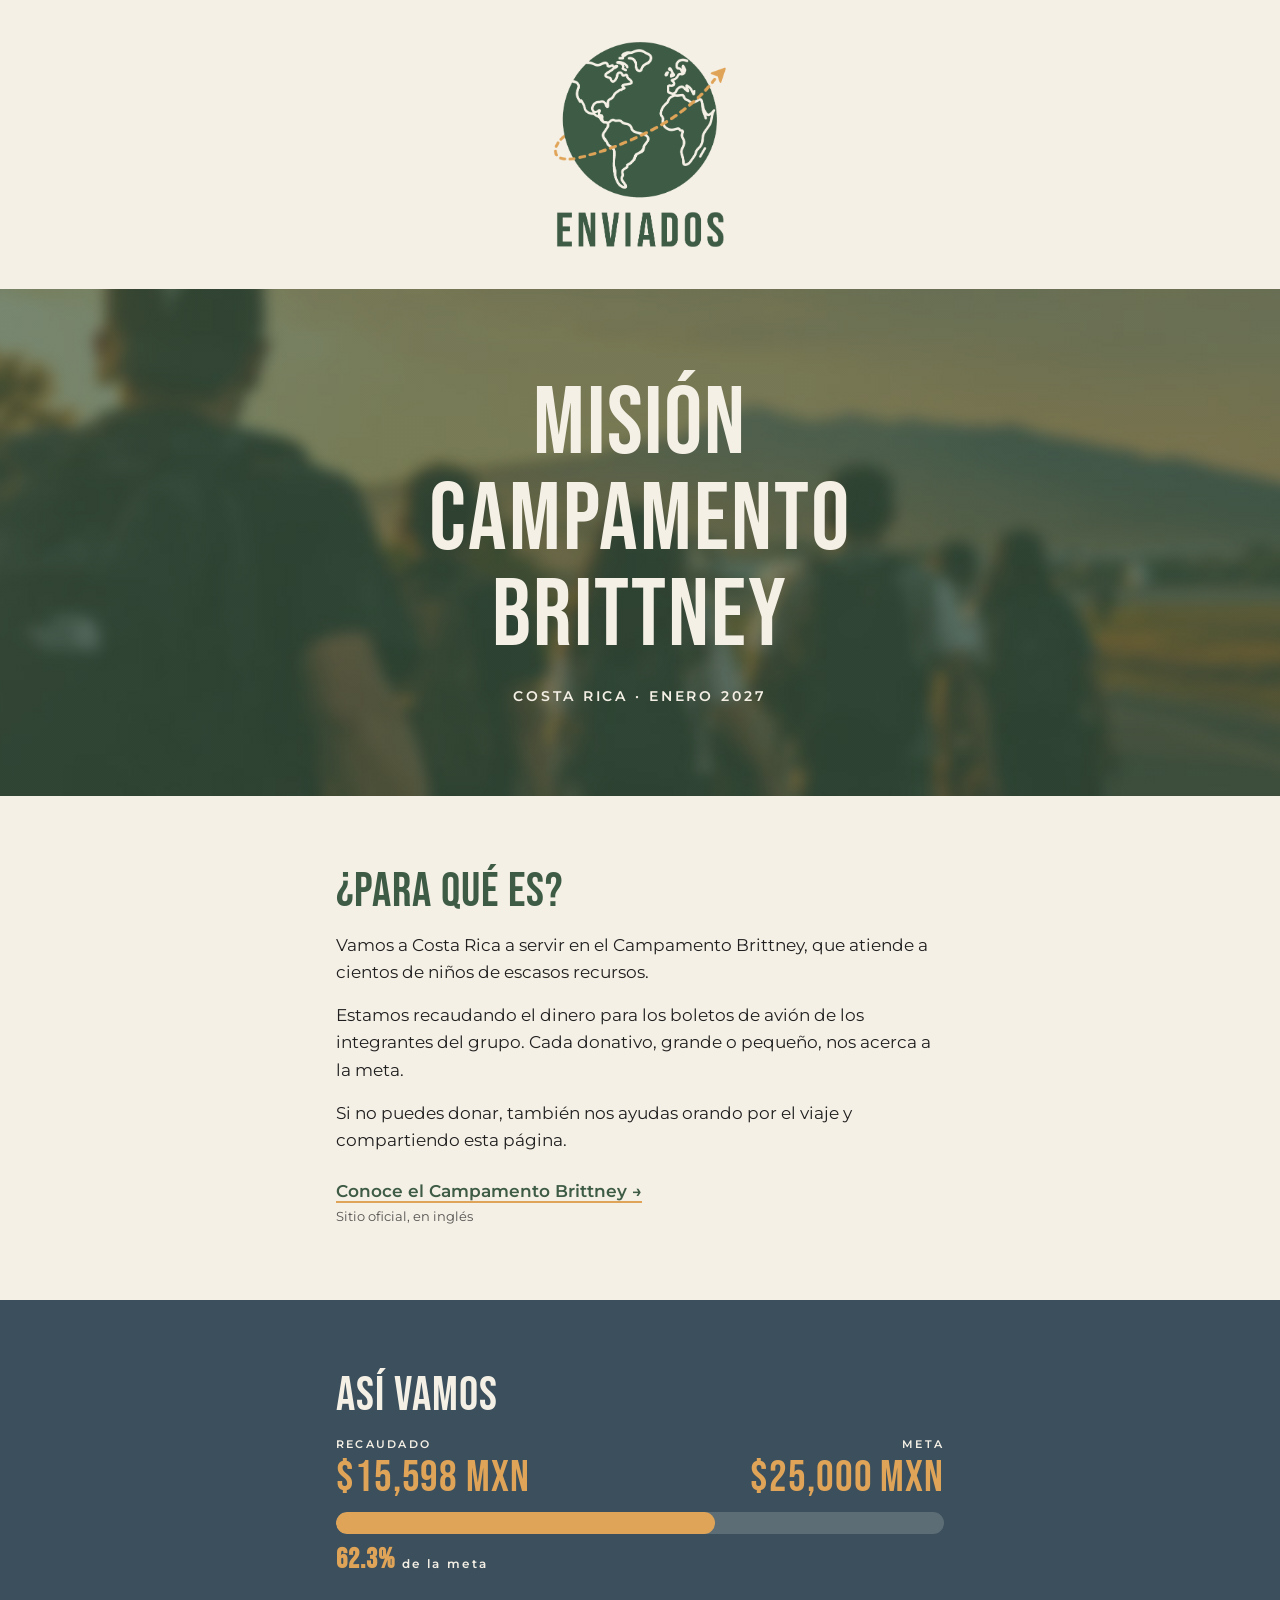
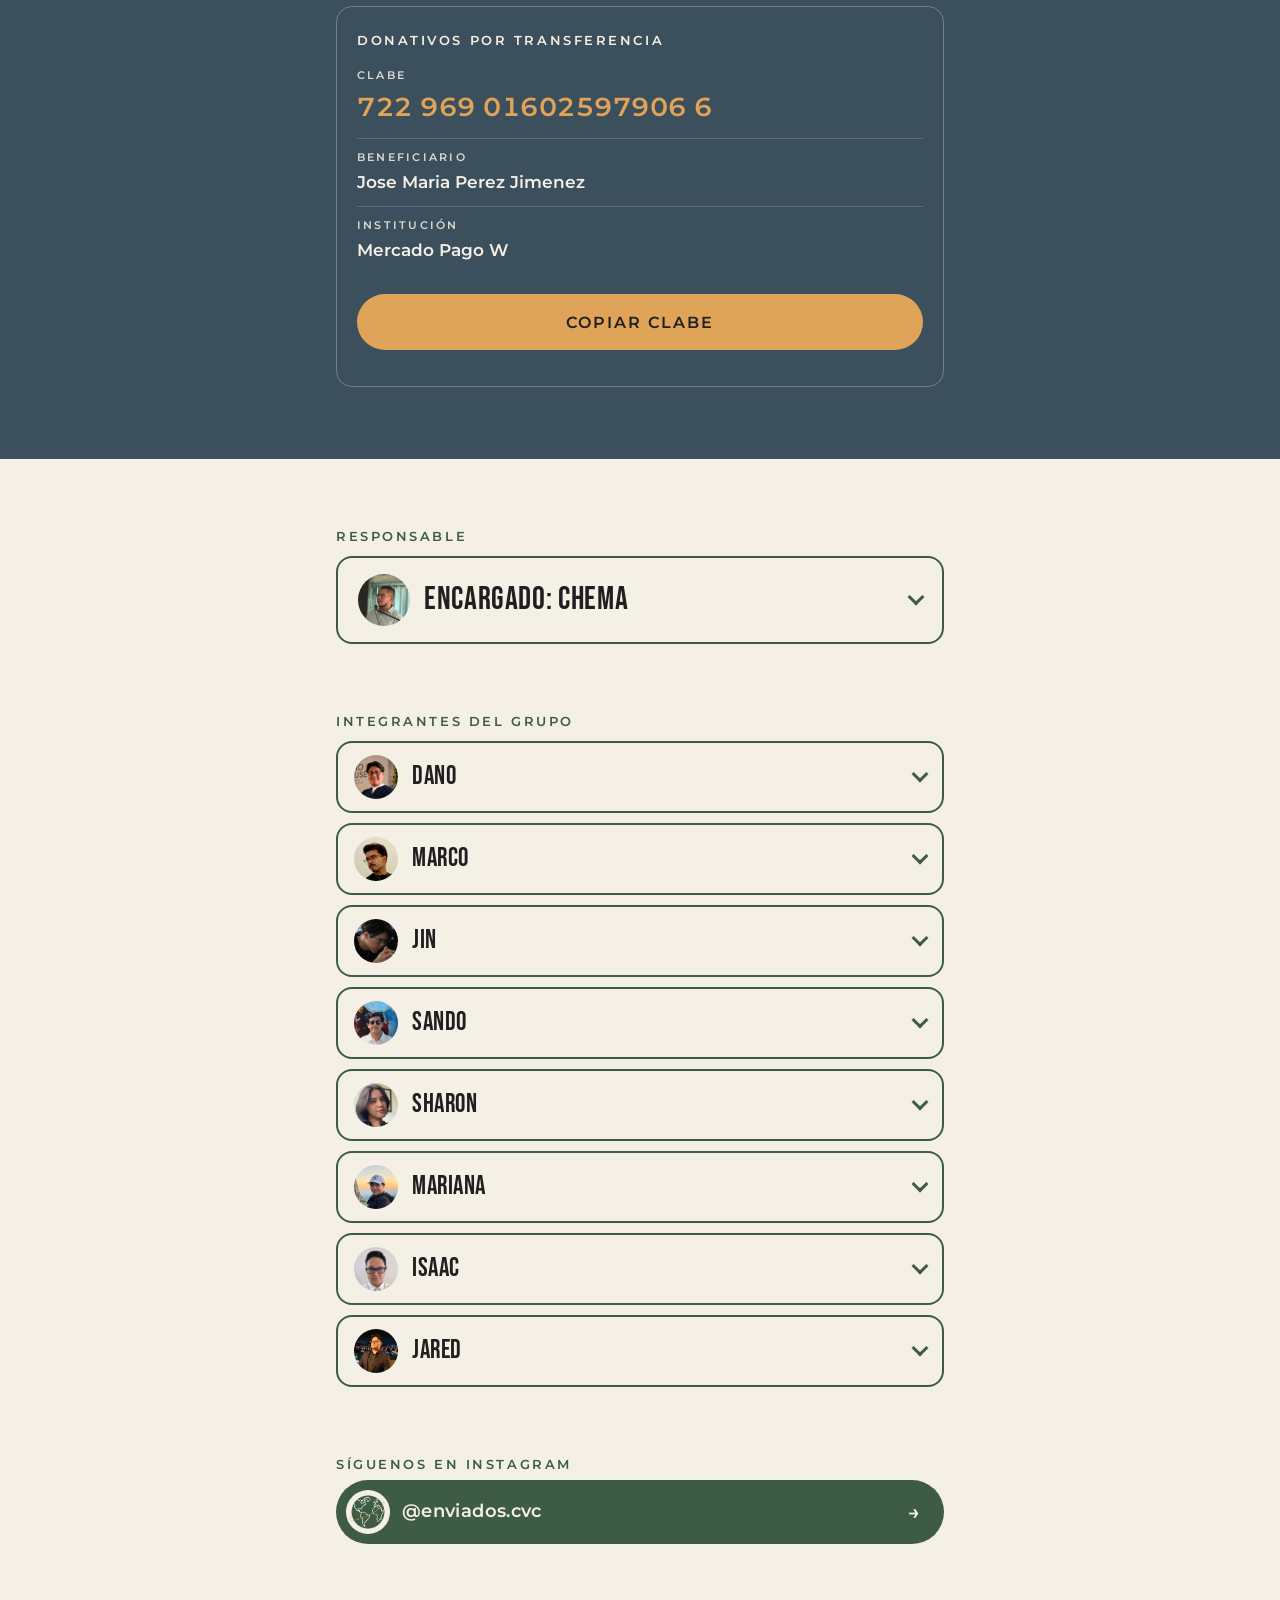
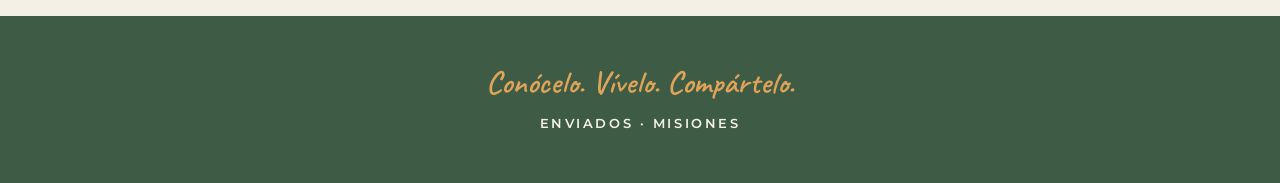
<file: index.html>
<!DOCTYPE html>
<html lang="es-MX">
<head>
  <meta charset="UTF-8">
  <meta name="viewport" content="width=device-width, initial-scale=1">
  <title>Enviados | Misiones</title>
  <meta name="description" content="Apoya la misión de Enviados a Costa Rica, enero 2027">
  <meta name="theme-color" content="#3E5C45">

  <!-- Favicon con el globo de Enviados (ruta relativa para GitHub Pages) -->
  <link rel="icon" type="image/png" href="assets/globo.png">
  <link rel="apple-touch-icon" href="assets/apple-touch-icon.png">

  <!-- Datos para cuando se comparte el enlace en redes -->
  <meta property="og:title" content="Enviados | Misiones">
  <meta property="og:description" content="Apoya la misión de Enviados a Costa Rica, enero 2027">
  <meta property="og:type" content="website">

  <!-- Tipografías del manual: Bebas Neue (títulos), Montserrat (texto) y Caveat (acentos) -->
  <link rel="preconnect" href="https://fonts.googleapis.com">
  <link rel="preconnect" href="https://fonts.gstatic.com" crossorigin>
  <link href="https://fonts.googleapis.com/css2?family=Bebas+Neue&family=Caveat:wght@600&family=Montserrat:wght@400;600&display=swap" rel="stylesheet">

  <style>
    /* =========================================================
       Colores de la marca (manual de identidad Enviados)
       ========================================================= */
    :root {
      --verde-musgo: #3E5C45;  /* principal, secciones destacadas */
      --crema: #F5F0E6;        /* fondo base */
      --dorado: #E0A458;       /* acentos, cifras, barra de progreso */
      --azul-pizarra: #3B4F5C; /* secundario, bloques de contraste */
      --carbon: #1F1F1F;       /* texto corrido sobre crema */
      --terracota: #B5583A;    /* solo avisos (opcional) */

      --fuente-titulos: "Bebas Neue", Impact, "Arial Narrow", sans-serif;
      --fuente-texto: "Montserrat", "Segoe UI", Arial, sans-serif;
      --fuente-manuscrita: "Caveat", "Segoe Script", cursive;

      --ancho-max: 640px;
      --margen-lateral: 16px;
    }

    /* =========================================================
       Base
       ========================================================= */
    *, *::before, *::after { box-sizing: border-box; }

    html { -webkit-text-size-adjust: 100%; }

    body {
      margin: 0;
      background: var(--crema);
      color: var(--carbon);
      font-family: var(--fuente-texto);
      font-weight: 400;
      font-size: 1rem;
      line-height: 1.6;
      overflow-x: hidden; /* evita scroll horizontal en celular */
    }

    img { max-width: 100%; height: auto; display: block; }

    /* Contenedor centrado con 16px de margen lateral */
    .contenedor {
      width: 100%;
      max-width: var(--ancho-max);
      margin: 0 auto;
      padding: 0 var(--margen-lateral);
    }

    section { padding: 56px 0; }

    /* Títulos: Bebas Neue en mayúsculas */
    h1, h2 {
      font-family: var(--fuente-titulos);
      font-weight: 400;
      text-transform: uppercase;
      letter-spacing: 0.02em;
      line-height: 1;
      margin: 0;
    }

    h2 {
      font-size: clamp(2.25rem, 8vw, 3rem);
      color: var(--verde-musgo);
      margin-bottom: 16px;
    }

    /* Subtítulos: Montserrat SemiBold en mayúsculas con espaciado amplio */
    .etiqueta {
      font-family: var(--fuente-texto);
      font-weight: 600;
      text-transform: uppercase;
      letter-spacing: 0.2em;
      font-size: 0.8rem;
      margin: 0 0 8px;
    }

    p { margin: 0 0 16px; }
    p:last-child { margin-bottom: 0; }

    /* Foco visible para quien navega con teclado */
    a:focus-visible, button:focus-visible {
      outline: 3px solid var(--dorado);
      outline-offset: 3px;
    }

    /* Enlace para saltar al contenido (accesibilidad) */
    .saltar {
      position: absolute;
      left: -9999px;
      top: 0;
      background: var(--carbon);
      color: var(--crema);
      padding: 8px 16px;
      z-index: 10;
    }
    .saltar:focus { left: 16px; top: 16px; }

    /* =========================================================
       1. Encabezado con el logotipo
       El PNG del logo ya trae alrededor un margen igual a la
       altura de la "E", así que no se recorta ni se le pone sombra.
       ========================================================= */
    .encabezado {
      background: var(--crema);
      padding: 8px 0;
    }
    .encabezado .contenedor {
      display: flex;
      justify-content: center;
    }
    .logo {
      width: 200px;          /* el logotipo mide ~144 px, mayor que el mínimo digital de 120 px */
      height: auto;          /* conserva su proporción: nunca se estira */
    }

    /* =========================================================
       2 y 3. Título principal y subtítulo
       ========================================================= */
    .portada {
      /* Foto del grupo difuminada con capa verde musgo al 70% (regla del manual para fotos) */
      background:
        linear-gradient(rgba(62, 92, 69, 0.7), rgba(62, 92, 69, 0.7)),
        url("assets/portada-fondo.jpg") 72% 30% / cover no-repeat,
        var(--verde-musgo);
      color: var(--crema);
      text-align: center;
      padding: 64px 0;
    }
    .portada h1 {
      font-size: clamp(3.25rem, 15vw, 6rem);
      color: var(--crema);
    }
    .portada .etiqueta {
      color: var(--crema);
      margin: 20px 0 0;
      font-size: 0.9rem;
    }

    /* =========================================================
       4. ¿Para qué es?
       ========================================================= */
    .proposito p { font-size: 1.0625rem; }

    /* Enlace al sitio oficial del campamento */
    .enlace-campamento { margin-top: 24px; }
    .enlace-campamento a {
      display: inline-block;
      color: var(--verde-musgo);
      font-weight: 600;
      text-decoration: underline;
      text-decoration-color: var(--dorado);
      text-decoration-thickness: 2px;
      text-underline-offset: 4px;
    }
    .nota-enlace { display: block; font-size: 0.8rem; opacity: 0.75; margin-top: 2px; }

    /* =========================================================
       5 y 6. Barra de progreso y botón Donar
       ========================================================= */
    .progreso {
      background: var(--azul-pizarra);
      color: var(--crema);
    }
    .progreso h2 { color: var(--crema); }

    .cifras {
      display: flex;
      justify-content: space-between;
      align-items: flex-end;
      gap: 16px;
      flex-wrap: wrap;
      margin-bottom: 12px;
    }
    .cifra .etiqueta { color: var(--crema); font-size: 0.7rem; margin-bottom: 2px; }
    .cifra .monto {
      font-family: var(--fuente-titulos);
      color: var(--dorado);
      font-size: clamp(2rem, 9vw, 2.75rem);
      line-height: 1;
      letter-spacing: 0.02em;
    }
    .cifra--meta { text-align: right; }

    .barra {
      height: 22px;
      border-radius: 999px;
      background: rgba(245, 240, 230, 0.18);
      overflow: hidden;
    }
    .barra__relleno {
      height: 100%;
      width: 0;
      background: var(--dorado);
      border-radius: 999px;
      animation: llenar 1.2s ease-out;
    }
    @keyframes llenar { from { width: 0; } }

    .porcentaje {
      margin: 12px 0 32px;
      font-family: var(--fuente-titulos);
      color: var(--dorado);
      font-size: 1.75rem;
      letter-spacing: 0.04em;
      line-height: 1;
    }
    .porcentaje span {
      font-family: var(--fuente-texto);
      font-weight: 600;
      font-size: 0.75rem;
      letter-spacing: 0.2em;
      color: var(--crema);
      margin-left: 6px;
    }

    /* Botones (Donar e Instagram) */
    .boton {
      display: flex;
      align-items: center;
      justify-content: center;
      gap: 12px;
      width: 100%;
      min-height: 56px;
      padding: 14px 24px;
      border: 0;
      border-radius: 999px;
      font-family: var(--fuente-texto);
      font-weight: 600;
      font-size: 1rem;
      letter-spacing: 0.12em;
      text-transform: uppercase;
      text-decoration: none;
      cursor: pointer;
      transition: transform 0.15s ease, background-color 0.15s ease;
    }
    .boton:hover { transform: translateY(-2px); }

    .boton--donar {
      background: var(--dorado);
      color: var(--carbon); /* carbón sobre dorado: buen contraste */
    }
    .boton--donar:hover { background: #E8B571; }

    /* Estado deshabilitado: "Donativos próximamente" */
    .boton:disabled,
    .boton[aria-disabled="true"] {
      background: rgba(245, 240, 230, 0.16);
      color: var(--crema);
      cursor: not-allowed;
      transform: none;
    }

    /* Datos de transferencia (CLABE) */
    .donativos {
      border: 1px solid rgba(245, 240, 230, 0.3);
      border-radius: 16px;
      padding: 24px 20px;
    }
    .donativos .etiqueta { color: var(--crema); margin-bottom: 16px; }
    .datos { margin: 0 0 20px; }
    .dato { padding: 10px 0; border-top: 1px solid rgba(245, 240, 230, 0.18); }
    .dato:first-child { border-top: 0; padding-top: 0; }
    .dato dt {
      font-weight: 600;
      font-size: 0.7rem;
      letter-spacing: 0.2em;
      text-transform: uppercase;
      color: var(--crema);
      opacity: 0.85;
    }
    .dato dd { margin: 2px 0 0; font-size: 1.0625rem; font-weight: 600; overflow-wrap: anywhere; }
    .dato .clabe {
      color: var(--dorado);
      font-size: clamp(1rem, 4.8vw, 1.6rem);
      letter-spacing: 0.02em;
      font-variant-numeric: tabular-nums;
      white-space: nowrap; /* la CLABE siempre en una sola línea */
      overflow-wrap: normal;
    }
    #zona-donar { margin-top: 16px; }

    .nota-donar {
      margin-top: 12px;
      font-size: 0.85rem;
      text-align: center;
      color: var(--crema);
    }

    /* =========================================================
       7. Responsable
       ========================================================= */
    .responsable { padding-bottom: 0; }
    .responsable .etiqueta,
    .integrantes .etiqueta { color: var(--verde-musgo); margin-bottom: 12px; }
    .tarjeta {
      border: 2px solid var(--verde-musgo);
      border-radius: 16px;
    }

    /* Tarjeta desplegable de persona (Chema e integrantes) */
    .persona summary {
      display: flex;
      align-items: center;
      gap: 14px;
      padding: 16px 20px;
      cursor: pointer;
      list-style: none;          /* quita el triángulo por defecto */
      border-radius: 14px;
    }
    .persona summary::-webkit-details-marker { display: none; }
    .persona summary:focus-visible { outline: 3px solid var(--dorado); outline-offset: 3px; }

    .avatar {
      flex-shrink: 0;
      width: 52px;
      height: 52px;
      border-radius: 50%;
      object-fit: cover;
      display: grid;
      place-items: center;
      background: var(--verde-musgo);
      color: var(--crema);
      font-family: var(--fuente-titulos);
      font-size: 1.6rem;
      line-height: 1;
    }

    .persona .nombre {
      font-family: var(--fuente-titulos);
      font-size: 2rem;
      line-height: 1;
      letter-spacing: 0.02em;
      margin: 0;
    }

    /* Flecha que gira al abrir */
    .flecha-desplegar {
      margin-left: auto;
      flex-shrink: 0;
      width: 12px;
      height: 12px;
      border-right: 3px solid var(--verde-musgo);
      border-bottom: 3px solid var(--verde-musgo);
      transform: translateY(-3px) rotate(45deg);   /* apunta hacia abajo */
      transition: transform 0.2s ease;
    }
    .persona[open] .flecha-desplegar { transform: translateY(3px) rotate(225deg); } /* hacia arriba */

    .persona__detalle {
      border-top: 1px solid rgba(62, 92, 69, 0.25);
      margin: 0 20px;
      padding: 16px 0 20px;
    }

    /* Perfil desplegado de Chema: foto e introducción centradas */
    .perfil { text-align: center; }
    .perfil__foto {
      width: 140px;
      height: 140px;
      border-radius: 50%;
      object-fit: cover;
      margin: 4px auto 16px;
      border: 3px solid var(--dorado);
    }
    .perfil__intro { font-weight: 600; }
    .perfil__lista {
      text-align: left;
      margin: 0 auto 16px;
      padding: 0;
      list-style: none;
      max-width: 30rem;
    }
    .perfil__lista li {
      position: relative;
      padding: 8px 0 8px 22px;
      border-top: 1px solid rgba(62, 92, 69, 0.15);
    }
    .perfil__lista li:first-child { border-top: 0; }
    .perfil__lista li::before {      /* punto dorado como viñeta */
      content: "";
      position: absolute;
      left: 4px;
      top: 1.05em;
      width: 8px;
      height: 8px;
      border-radius: 50%;
      background: var(--dorado);
    }
    .perfil__cierre a { color: var(--verde-musgo); font-weight: 600; }
    .perfil__subtitulo {
      font-weight: 600;
      font-size: 0.75rem;
      letter-spacing: 0.2em;
      text-transform: uppercase;
      color: var(--verde-musgo);
      margin: 20px 0 8px;
    }
    .perfil__texto { text-align: left; max-width: 30rem; margin-left: auto; margin-right: auto; }
    .perfil__versiculo {
      margin: 20px auto 0;
      padding: 16px;
      max-width: 30rem;
      border-radius: 12px;
      background: var(--verde-musgo);
      color: var(--crema);
    }
    .perfil__versiculo p { font-weight: 600; font-size: 1.125rem; margin: 0 0 4px; }
    .perfil__versiculo cite {
      font-style: normal;
      font-size: 0.75rem;
      letter-spacing: 0.2em;
      text-transform: uppercase;
      color: var(--dorado);
    }

    /* Integrantes del grupo */
    .integrantes { padding-bottom: 0; }
    .lista-integrantes { display: grid; gap: 10px; }
    .lista-integrantes .avatar { width: 44px; height: 44px; font-size: 1.35rem; }
    .lista-integrantes .nombre { font-size: 1.6rem; }
    .lista-integrantes summary { padding: 12px 16px; }
    .lista-integrantes .persona__detalle { margin: 0 16px; }
    .sin-descripcion { font-style: italic; opacity: 0.75; }

    /* =========================================================
       8. Redes
       ========================================================= */
    .redes .etiqueta { color: var(--verde-musgo); }
    .boton--instagram {
      background: var(--verde-musgo);
      color: var(--crema);
      text-transform: none;
      letter-spacing: 0.02em;
      font-size: 1.125rem;
      justify-content: flex-start;
      padding: 10px 24px 10px 10px;
    }
    .boton--instagram:hover { background: #34503B; }
    .boton--instagram img {
      width: 44px;
      height: 44px;
      flex-shrink: 0;
      background: var(--crema);
      border-radius: 50%;
      padding: 3px;
    }
    .boton--instagram .flecha { margin-left: auto; font-size: 1.25rem; }

    /* =========================================================
       9. Pie de página
       ========================================================= */
    .pie {
      background: var(--verde-musgo);
      color: var(--crema);
      text-align: center;
      padding: 48px 0;
    }
    .pie .frase {
      font-family: var(--fuente-manuscrita);
      font-weight: 600;
      font-size: 2rem;
      line-height: 1.2;
      color: var(--dorado);
      margin: 0 0 12px;
    }
    .pie .etiqueta { color: var(--crema); margin: 0; }

    /* Pantallas grandes: un poco más de aire */
    @media (min-width: 768px) {
      section { padding: 72px 0; }
      .logo { width: 240px; }
      .portada { padding: 88px 0; }
    }

    /* Respeta a quien prefiere menos movimiento */
    @media (prefers-reduced-motion: reduce) {
      .barra__relleno { animation: none; }
      .boton, .flecha-desplegar { transition: none; }
      .boton:hover { transform: none; }
    }
  </style>
</head>
<body>
  <a class="saltar" href="#contenido">Saltar al contenido</a>

  <!-- 1. Encabezado -->
  <header class="encabezado">
    <div class="contenedor">
      <img class="logo" src="assets/logo-completo.png?v=2" width="681" height="774"
           alt="Enviados: logotipo con un globo terráqueo verde, una ruta dorada y la palabra ENVIADOS">
    </div>
  </header>

  <main id="contenido">
    <!-- 2 y 3. Título principal y subtítulo -->
    <section class="portada">
      <div class="contenedor">
        <h1>Misión Campamento Brittney</h1>
        <p class="etiqueta">Costa Rica · Enero 2027</p>
      </div>
    </section>

    <!-- 4. ¿Para qué es? -->
    <section class="proposito" aria-labelledby="titulo-proposito">
      <div class="contenedor">
        <h2 id="titulo-proposito">¿Para qué es?</h2>
        <p>Vamos a Costa Rica a servir en el Campamento Brittney, que atiende a cientos de niños de escasos recursos.</p>
        <p>Estamos recaudando el dinero para los boletos de avión de los integrantes del grupo. Cada donativo, grande o pequeño, nos acerca a la meta.</p>
        <p>Si no puedes donar, también nos ayudas orando por el viaje y compartiendo esta página.</p>
        <p class="enlace-campamento">
          <a href="https://www.campbrittneyministries.org/" target="_blank" rel="noopener noreferrer">
            Conoce el Campamento Brittney <span aria-hidden="true">→</span>
          </a>
          <span class="nota-enlace">Sitio oficial, en inglés</span>
        </p>
      </div>
    </section>

    <!-- 5 y 6. Barra de progreso y botón Donar -->
    <section class="progreso" aria-labelledby="titulo-progreso">
      <div class="contenedor">
        <h2 id="titulo-progreso">Así vamos</h2>

        <div class="cifras">
          <div class="cifra">
            <p class="etiqueta">Recaudado</p>
            <p class="monto" id="monto-recaudado">$15,598 MXN</p>
          </div>
          <div class="cifra cifra--meta">
            <p class="etiqueta">Meta</p>
            <p class="monto" id="monto-meta">$25,000 MXN</p>
          </div>
        </div>

        <div class="barra" id="barra" role="progressbar"
             aria-label="Avance de la recaudación"
             aria-valuemin="0" aria-valuemax="100" aria-valuenow="0">
          <div class="barra__relleno" id="barra-relleno"></div>
        </div>
        <p class="porcentaje"><strong id="porcentaje">0%</strong><span>de la meta</span></p>

        <!-- Datos para transferencia o depósito -->
        <div class="donativos" aria-labelledby="titulo-donativos">
          <h3 id="titulo-donativos" class="etiqueta">Donativos por transferencia</h3>
          <dl class="datos">
            <div class="dato">
              <dt>CLABE</dt>
              <dd class="clabe" id="clabe">722 969 01602597906 6</dd>
            </div>
            <div class="dato">
              <dt>Beneficiario</dt>
              <dd>Jose Maria Perez Jimenez</dd>
            </div>
            <div class="dato">
              <dt>Institución</dt>
              <dd>Mercado Pago W</dd>
            </div>
          </dl>
          <button class="boton boton--donar" type="button" id="copiar-clabe">Copiar CLABE</button>
          <p class="nota-donar" id="aviso-copiado" role="status" aria-live="polite"></p>
        </div>

        <!-- Botón Donar con enlace de pago: solo aparece si PAYMENT_LINK tiene un enlace válido -->
        <div id="zona-donar" hidden></div>
      </div>
    </section>

    <!-- 7. Responsable (se despliega al presionarla) -->
    <section class="responsable" aria-labelledby="titulo-responsable">
      <div class="contenedor">
        <h2 id="titulo-responsable" class="etiqueta">Responsable</h2>
        <details class="tarjeta persona">
          <summary>
            <img class="avatar" src="assets/chema.jpg" width="52" height="52" alt="">
            <span class="nombre">Encargado: Chema</span>
            <span class="flecha-desplegar" aria-hidden="true"></span>
          </summary>
          <div class="persona__detalle perfil">
            <img class="perfil__foto" src="assets/chema.jpg" width="480" height="480"
                 alt="Chema predicando en su iglesia">
            <p class="perfil__intro">Hola, soy Chema. Tengo 26 años y desde hace casi tres años decidí vivir para la obra de Cristo a tiempo completo.</p>
            <ul class="perfil__lista">
              <li>Estudié dos años en el Instituto Bíblico Palabra de Vida México.</li>
              <li>Con el instituto participé en viajes misioneros a Tamaulipas y Orizaba.</li>
              <li>He servido con el ministerio “Happy Feet”.</li>
              <li>Hoy sirvo en mi iglesia local y soy el líder encargado de este viaje a Costa Rica.</li>
            </ul>
            <p class="perfil__cierre">¿Quieres más información o saber cómo orar por nosotros? Escríbeme por Instagram en <a href="https://www.instagram.com/enviados.cvc" target="_blank" rel="noopener noreferrer">@enviados.cvc</a>.</p>
          </div>
        </details>
      </div>
    </section>

    <!-- 7b. Integrantes del grupo (la lista se llena desde el JavaScript: INTEGRANTES) -->
    <section class="integrantes" aria-labelledby="titulo-integrantes">
      <div class="contenedor">
        <h2 id="titulo-integrantes" class="etiqueta">Integrantes del grupo</h2>
        <div class="lista-integrantes" id="lista-integrantes"></div>
      </div>
    </section>

    <!-- 8. Redes -->
    <section class="redes" aria-labelledby="titulo-redes">
      <div class="contenedor">
        <h2 id="titulo-redes" class="etiqueta">Síguenos en Instagram</h2>
        <a class="boton boton--instagram" href="https://www.instagram.com/enviados.cvc"
           target="_blank" rel="noopener noreferrer"
           aria-label="Abrir @enviados.cvc en Instagram (se abre en una pestaña nueva)">
          <img src="assets/globo.png" width="44" height="44" alt="">
          <span>@enviados.cvc</span>
          <span class="flecha" aria-hidden="true">→</span>
        </a>
      </div>
    </section>
  </main>

  <!-- 9. Pie de página -->
  <footer class="pie">
    <div class="contenedor">
      <p class="frase">Conócelo. Vívelo. Compártelo.</p>
      <p class="etiqueta">Enviados · Misiones</p>
    </div>
  </footer>

  <script>
    // =========================================================
    // Cambia aquí la meta y el monto recaudado
    // (solo números, sin comas ni signo de pesos)
    // =========================================================
    const META = 25000;
    const RECAUDADO = 15598;

    // =========================================================
    // Integrantes del grupo
    // Agrega una línea por persona. Todo menos "nombre" es opcional:
    //   { nombre: "Ana", descripcion: "Texto breve", foto: "assets/ana.jpg" },
    // Para un perfil completo (como el de Dano) puedes usar:
    //   intro, listaTitulo, lista: [...], porQue: [...], versiculo, cita
    // =========================================================
    const INTEGRANTES = [
      {
        nombre: "Dano",
        foto: "assets/dano.jpg",
        intro: "¡Hola! Soy Daniel García, pero me dicen Dano. Tengo 26 años. Desde niño, mis tíos me acercaron a Dios y me enseñaron a conocerlo. Sin embargo, hace un tiempo, en un campamento de Palabra de Vida, decidí entregarle mi corazón por completo a Jesús y comenzar a vivir para Él.",
        listaTitulo: "Hoy sirvo en",
        lista: [
          "Audio y Video, Multimedia y Redes Sociales de mi iglesia VNPM.",
          "El ministerio de jóvenes TRIBU +18."
        ],
        porQue: [
          "Un día le dije a Dios: “Aquí está mi vida, úsame como Tú quieras y llévame a donde Tú quieras”. Este viaje es mi oportunidad de responder a esa oración.",
          "No voy porque sea perfecto ni porque tenga todas las respuestas. Voy porque Cristo me amó primero, transformó mi vida y quiero compartir ese amor.",
          "Mi mayor deseo es que los niños y cada persona que conozcamos vean a Jesús, no solo en nuestras palabras, sino en nuestra manera de amar y servir."
        ],
        versiculo: "Con Cristo estoy juntamente crucificado, y ya no vivo yo, mas vive Cristo en mí; y lo que ahora vivo en la carne, lo vivo en la fe del Hijo de Dios, el cual me amó y se entregó a sí mismo por mí.",
        cita: "Gálatas 2:20"
      },
      {
        nombre: "Marco",
        foto: "assets/marco.jpg",
        intro: "¡Hola! Soy Marco Israel Sepúlveda. Tengo 24 años y soy de Querétaro, México. Desde mi adolescencia me interesé profundamente por conocer a Dios a través de su Palabra. Me apasiona estudiar y enseñar la Biblia, especialmente a las nuevas generaciones, porque conocer verdaderamente a Cristo transforma nuestra manera de vivir.",
        listaTitulo: "Hoy sirvo en",
        lista: [
          "Ministerio de Teens: como maestro, acompañando a adolescentes en su crecimiento espiritual.",
          "Tribu: coordinando el ministerio de comunicación y redes sociales de los jóvenes.",
          "Tribu +18: en la enseñanza de la Palabra y el discipulado de jóvenes."
        ],
        porQue: [
          "En mi caminar con Cristo he comprendido que conocerle también implica vivir para Él y para los demás.",
          "Voy porque deseo compartir el evangelio, servir a la iglesia y poner a disposición de Dios lo que Él me ha permitido aprender.",
          "Todavía tengo muchísimo por aprender, pero mi deseo es que, a través de este viaje, más personas conozcan a Jesús y que mi propia vida siga siendo transformada por Él."
        ],
        versiculo: "Porque no nos predicamos a nosotros mismos, sino a Jesucristo como Señor, y a nosotros como vuestros siervos por amor de Jesús.",
        cita: "2 Corintios 4:5"
      },
      {
        nombre: "Jin",
        foto: "assets/jin.jpg",
        intro: "¡Hola! Soy Héctor Jinlong González, pero me dicen Jin. Tengo 19 años. Escuché del Señor desde niño, pero hace unos dos años comencé a conocerlo de verdad. Hoy mi meta es Cristo: vivir por Él y para Él; por eso estudio teología en el ITI (Instituto Teológico Internacional).",
        listaTitulo: "Hoy sirvo en",
        lista: [
          "El Ministerio de Teens de mi iglesia local.",
          "Comunicación y Redes Sociales de Tribu, y en Tribu +18.",
          "Un ministerio que fundé para compartir a Cristo a través de medios audiovisuales (sirvo en producción audiovisual desde los 7 años)."
        ],
        porQue: [
          "Desde niño quise ser misionero. Me gusta enseñar y compartir el evangelio, y voy a Costa Rica a servir y apoyar en todo lo que se necesite para la obra de Cristo.",
          "No considero haber llegado a la meta; por eso invito a otros a que caminemos juntos hacia Cristo."
        ],
        versiculo: "¿Y cómo creerán en aquel de quien no han oído? ¿Y cómo oirán sin haber quien predique?",
        cita: "Romanos 10:14"
      },
      {
        nombre: "Sando",
        foto: "assets/lalo.jpg",
        intro: "¡Hola! Soy Eduardo Sandoval, pero me dicen “Sando”. Me congrego desde los 7 años, pero hace poco más de un año decidí acercarme a Dios de forma genuina y personal. Hoy busco servir a los demás, y así a Él, con los dones que me ha dado, como Cristo, que vino a servir y no a ser servido.",
        listaTitulo: "Hoy sirvo en",
        lista: [
          "El Ministerio de Teens de mi iglesia local (VNPM Qro).",
          "El Ministerio de Higiene de mi iglesia local (VNPM Qro).",
          "El ministerio de Jóvenes +18 de Tribu Qro."
        ],
        porQue: [
          "Para testificar y compartir el amor de Dios con niños y jóvenes de Costa Rica que viven en contextos adversos y atraviesan situaciones dolorosas.",
          "Quiero que reciban el hermoso regalo del evangelio y vivan su amor, del cual nada ni nadie nos puede separar."
        ],
        versiculo: "Ni lo alto, ni lo profundo, ni ninguna otra cosa creada nos podrá separar del amor de Dios, que es en Cristo Jesús Señor nuestro.",
        cita: "Romanos 8:39"
      },
      {
        nombre: "Sharon",
        foto: "assets/sharon.jpg",
        intro: "¡Hola! Soy Sharon Daniel Velázquez. Tengo 21 años y crecí en una familia cristiana. A los 15 años recibí a Cristo en mi corazón y, desde entonces, quiero vivir dedicada a Él y a su servicio. Me encanta trabajar con niños y adolescentes, y soy muy creativa: disfruto dibujar, el arte y la fotografía.",
        listaTitulo: "Hoy sirvo en",
        lista: [
          "El grupo de jóvenes de mi iglesia local.",
          "El ministerio de adolescentes, donde sirvo como maestra."
        ],
        porQue: [
          "Las misiones siempre han ocupado un lugar especial en mi corazón. Cuando surgió esta oportunidad, sentí que era momento de dar ese paso de fe.",
          "Más que pensar en lo que puedo llevar, quiero dar lo que Dios ha puesto en mis manos: mi tiempo, mis dones y, sobre todo, el amor con el que Él ha llenado mi vida.",
          "Todavía tengo mucho por aprender, y eso también me emociona: quiero que Dios me enseñe a servir con humildad mientras comparto su amor con otros."
        ],
        versiculo: "Cada uno según el don que ha recibido, minístrelo a los otros, como buenos administradores de la multiforme gracia de Dios.",
        cita: "1 Pedro 4:10"
      },
      {
        nombre: "Mariana",
        foto: "assets/mariana.jpg",
        intro: "¡Hola! Soy Mariana Martínez Ríos. Desde hace 2 años Dios puso en mi corazón servir compartiendo con adolescentes, y ha sido un tiempo de muchísima bendición y crecimiento espiritual.",
        listaTitulo: "Hoy sirvo en",
        lista: [
          "El Ministerio de Teens."
        ],
        porQue: [
          "Viajar a Costa Rica para llevar el evangelio a niños y jóvenes en contextos difíciles es un reto.",
          "Pero con la ayuda de Dios y sometida a su voluntad, espero que Él use mi vida para ser testimonio y bendición para ellos."
        ]
      },
      // Jared: falta su descripción
      {
        nombre: "Isaac",
        foto: "assets/isaac.jpg",
        intro: "¡Hola! Soy Isaac Pérez, mejor conocido como «Chack». Desde que tengo memoria crecí en una familia cristiana; sin embargo, mi decisión personal de seguir a Cristo fue a los 14 años, y desde entonces he buscado siempre participar en el servicio dentro de la iglesia. Hoy en día sigo usando mis dones y talentos en cualquier actividad de servicio a la que Dios me guíe, tomando como base dos versículos: «el soltero tiene cuidado de cómo agradar al Señor» y «todo tiene su tiempo».",
        listaTitulo: "Hoy sirvo en",
        lista: [
          "El Ministerio de Teens en Vida Nueva Para el Mundo Querétaro.",
          "El Ministerio de Jóvenes +18 de Tribu Querétaro."
        ],
        porQue: [
          "Para compartir el evangelio de Cristo con jóvenes y adolescentes que están pasando por el proceso de cambios propio de su edad. Hoy, en todo el mundo, hace falta aconsejarlos y guiarlos a buscar a Cristo, que es quien llena nuestras almas."
        ]
      },
      { nombre: "Jared", descripcion: "Descripción", foto: "assets/jared.jpg" },
      // Oculto por ahora (no va). Para volver a mostrarlo, quita las dos barras:
      // { nombre: "Karlita", descripcion: "", foto: "" }
    ];

    // Enlace de pago de Mercado Pago. Mientras tenga el texto de ejemplo
    // o esté vacío, el botón muestra "Donativos próximamente".
    const PAYMENT_LINK = "PEGAR_LINK_DE_MERCADO_PAGO_AQUI";

    // ---------------------------------------------------------
    // Formato de pesos mexicanos: $25,000 MXN
    // ---------------------------------------------------------
    const formatoPesos = new Intl.NumberFormat("es-MX", {
      style: "currency",
      currency: "MXN",
      currencyDisplay: "narrowSymbol",
      minimumFractionDigits: 0,
      maximumFractionDigits: 0
    });

    function pesos(cantidad) {
      return formatoPesos.format(cantidad) + " MXN";
    }

    // ---------------------------------------------------------
    // Barra de progreso
    // ---------------------------------------------------------
    function pintarProgreso() {
      const meta = Math.max(Number(META) || 0, 0);
      const recaudado = Math.max(Number(RECAUDADO) || 0, 0);

      // Porcentaje real (puede pasar de 100%) y ancho de la barra (máximo 100%)
      const porcentaje = meta > 0 ? (recaudado / meta) * 100 : 0;
      const ancho = Math.min(porcentaje, 100);
      // Porcentaje con un decimal (ej. 3.8%). Se redondea hacia abajo para no
      // marcar 100% antes de tiempo; con cualquier donativo muestra al menos 0.1%.
      // Si el decimal es 0 se omite (ej. 4% en lugar de 4.0%).
      let unDecimal = Math.floor(porcentaje * 10) / 10;
      if (porcentaje > 0 && unDecimal < 0.1) unDecimal = 0.1;
      const porcentajeTexto = unDecimal.toFixed(1).replace(/\.0$/, "") + "%";
      // La barra se ve al menos un poquito en cuanto hay algún donativo
      const anchoVisible = (ancho > 0 && ancho < 1.5) ? 1.5 : ancho;

      document.getElementById("monto-recaudado").textContent = pesos(recaudado);
      document.getElementById("monto-meta").textContent = pesos(meta);
      document.getElementById("porcentaje").textContent = porcentajeTexto;

      const barra = document.getElementById("barra");
      barra.setAttribute("aria-valuenow", String(Math.round(ancho)));
      barra.setAttribute("aria-valuetext",
        porcentajeTexto + ": " + pesos(recaudado) + " de " + pesos(meta));

      // La animación de llenado la hace el CSS (@keyframes llenar)
      document.getElementById("barra-relleno").style.width = anchoVisible + "%";
    }

    // ---------------------------------------------------------
    // Botón Donar
    // ---------------------------------------------------------
    function enlaceDePagoValido(enlace) {
      const texto = String(enlace || "").trim();
      if (texto === "" || texto.includes("PEGAR_LINK")) return false;
      // Solo se aceptan enlaces seguros (https)
      return /^https:\/\/\S+$/i.test(texto);
    }

    function prepararBotonDonar() {
      if (!enlaceDePagoValido(PAYMENT_LINK)) return; // sin enlace, solo se muestran los datos de transferencia

      const enlace = document.createElement("a");
      enlace.className = "boton boton--donar";
      enlace.href = PAYMENT_LINK.trim();
      enlace.target = "_blank";
      enlace.rel = "noopener noreferrer";
      enlace.textContent = "Donar";
      enlace.setAttribute("aria-label", "Donar con Mercado Pago (se abre en una pestaña nueva)");

      const zona = document.getElementById("zona-donar");
      zona.replaceChildren(enlace);
      zona.hidden = false;
    }

    // ---------------------------------------------------------
    // Botón "Copiar CLABE" (copia los 18 dígitos sin espacios)
    // ---------------------------------------------------------
    function prepararCopiarClabe() {
      const boton = document.getElementById("copiar-clabe");
      const aviso = document.getElementById("aviso-copiado");
      const clabe = document.getElementById("clabe").textContent.replace(/\s/g, "");

      boton.addEventListener("click", async function () {
        try {
          await navigator.clipboard.writeText(clabe);
          boton.textContent = "¡CLABE copiada!";
          aviso.textContent = "Pégala en la app de tu banco. ¡Gracias por tu apoyo!";
        } catch (error) {
          // Si el navegador no permite copiar, se selecciona el número para copiarlo a mano
          const rango = document.createRange();
          rango.selectNodeContents(document.getElementById("clabe"));
          const seleccion = window.getSelection();
          seleccion.removeAllRanges();
          seleccion.addRange(rango);
          aviso.textContent = "Mantén presionado el número para copiarlo.";
        }
        setTimeout(function () { boton.textContent = "Copiar CLABE"; }, 2500);
      });
    }

    // ---------------------------------------------------------
    // Lista de integrantes (tarjetas desplegables)
    // ---------------------------------------------------------
    function pintarIntegrantes() {
      const lista = document.getElementById("lista-integrantes");

      INTEGRANTES.forEach(function (persona) {
        const nombre = String(persona.nombre || "").trim();
        if (!nombre) return;

        const tarjeta = document.createElement("details");
        tarjeta.className = "tarjeta persona";

        const resumen = document.createElement("summary");

        // Foto si existe; si no, la inicial del nombre
        let avatar;
        if (persona.foto) {
          avatar = document.createElement("img");
          avatar.src = persona.foto;
          avatar.alt = "Foto de " + nombre;
          avatar.width = 44;
          avatar.height = 44;
        } else {
          avatar = document.createElement("span");
          avatar.setAttribute("aria-hidden", "true");
          avatar.textContent = nombre.charAt(0).toUpperCase();
        }
        avatar.className = "avatar";

        const textoNombre = document.createElement("span");
        textoNombre.className = "nombre";
        textoNombre.textContent = nombre;

        const flecha = document.createElement("span");
        flecha.className = "flecha-desplegar";
        flecha.setAttribute("aria-hidden", "true");

        resumen.append(avatar, textoNombre, flecha);

        const detalle = document.createElement("div");
        detalle.className = "persona__detalle";

        // Pequeña ayuda para crear elementos con clase y texto
        function crear(etiqueta, clase, texto) {
          const el = document.createElement(etiqueta);
          if (clase) el.className = clase;
          if (texto) el.textContent = texto;
          return el;
        }

        if (persona.intro) {
          // Perfil completo: foto grande, intro, lista, por qué voy y versículo
          detalle.classList.add("perfil");
          if (persona.foto) {
            const foto = crear("img", "perfil__foto");
            foto.src = persona.foto;
            foto.alt = "Foto de " + nombre;
            foto.width = 480;
            foto.height = 480;
            foto.loading = "lazy";
            detalle.append(foto);
          }
          detalle.append(crear("p", "perfil__intro", persona.intro));

          if (Array.isArray(persona.lista) && persona.lista.length) {
            if (persona.listaTitulo) detalle.append(crear("p", "perfil__subtitulo", persona.listaTitulo));
            const ul = crear("ul", "perfil__lista");
            persona.lista.forEach(function (item) { ul.append(crear("li", "", item)); });
            detalle.append(ul);
          }

          if (Array.isArray(persona.porQue) && persona.porQue.length) {
            detalle.append(crear("p", "perfil__subtitulo", "¿Por qué voy a Costa Rica?"));
            persona.porQue.forEach(function (texto) { detalle.append(crear("p", "perfil__texto", texto)); });
          }

          if (persona.versiculo) {
            const cita = crear("blockquote", "perfil__versiculo");
            cita.append(crear("p", "", "“" + persona.versiculo + "”"));
            if (persona.cita) cita.append(crear("cite", "", persona.cita));
            detalle.append(cita);
          }
        } else {
          // Descripción breve (o aviso si todavía no hay)
          const descripcion = String(persona.descripcion || "").trim();
          detalle.append(descripcion
            ? crear("p", "", descripcion)
            : crear("p", "sin-descripcion", "Descripción próximamente."));
        }

        tarjeta.append(resumen, detalle);
        lista.append(tarjeta);
      });
    }

    pintarProgreso();
    prepararBotonDonar();
    prepararCopiarClabe();
    pintarIntegrantes();
  </script>
</body>
</html>
</file>
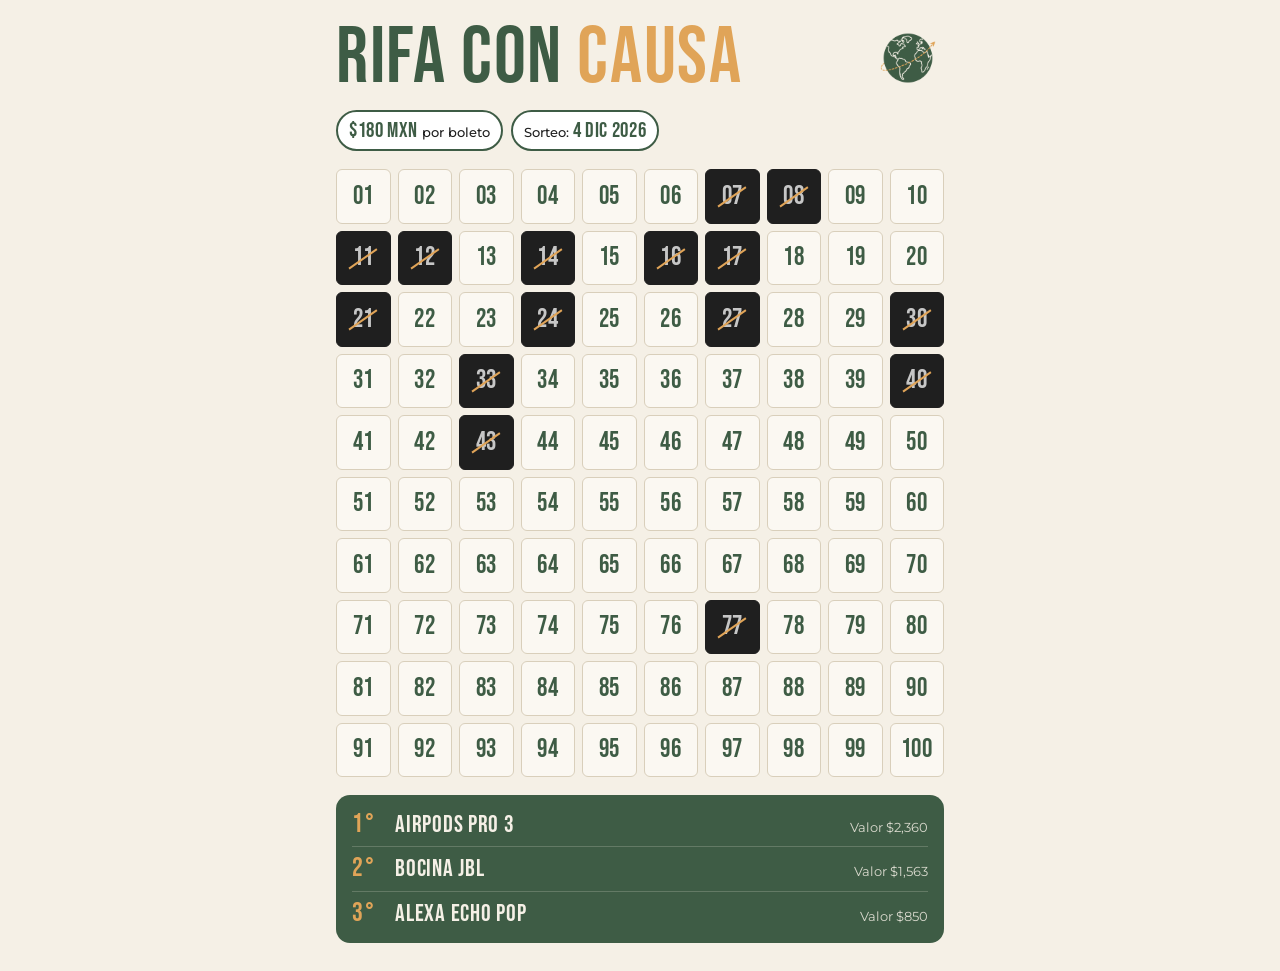
<file: rifa/index.html>
<!DOCTYPE html>
<html lang="es-MX">
<head>
  <meta charset="UTF-8">
  <meta name="viewport" content="width=device-width, initial-scale=1">
  <title>Rifa con causa | Enviados</title>
  <meta name="description" content="Boletos de la rifa con causa de Enviados. Sorteo el 4 de diciembre de 2026.">
  <meta name="theme-color" content="#3E5C45">

  <link rel="icon" type="image/png" href="../assets/globo.png">
  <link rel="apple-touch-icon" href="../assets/apple-touch-icon.png">

  <!-- Tipografías del manual: Bebas Neue (títulos) y Montserrat (texto) -->
  <link rel="preconnect" href="https://fonts.googleapis.com">
  <link rel="preconnect" href="https://fonts.gstatic.com" crossorigin>
  <link href="https://fonts.googleapis.com/css2?family=Bebas+Neue&family=Montserrat:wght@500;600&display=swap" rel="stylesheet">

  <!-- ?v= obliga al navegador a bajar la versión nueva; súbelo al cambiar rifa.css o rifa.js -->
  <link rel="stylesheet" href="rifa.css?v=3">
</head>
<body>
  <main class="contenedor">

    <header class="encabezado">
      <h1>Rifa con <span>causa</span></h1>
      <img class="encabezado__logo" src="Enviados_Logo_RS.png" alt="Enviados" width="72" height="72">
    </header>

    <ul class="datos">
      <li><strong>$180 MXN</strong> por boleto</li>
      <li>Sorteo: <strong>4 dic 2026</strong></li>
    </ul>

    <!-- Los vendidos salen de la lista VENDIDOS en rifa.js -->
    <div class="cuadricula" id="cuadricula" aria-label="Boletos de la rifa"></div>

    <section class="premios" aria-label="Premios">
      <ol>
        <li><span class="premio__lugar">1°</span><span class="premio__nombre">AirPods Pro 3</span><span class="premio__valor">Valor $2,360</span></li>
        <li><span class="premio__lugar">2°</span><span class="premio__nombre">Bocina JBL</span><span class="premio__valor">Valor $1,563</span></li>
        <li><span class="premio__lugar">3°</span><span class="premio__nombre">Alexa Echo Pop</span><span class="premio__valor">Valor $850</span></li>
      </ol>
    </section>

  </main>

  <script src="rifa.js?v=3"></script>
</body>
</html>
</file>
<file: rifa/rifa.css>
/* =========================================================
   Rifa con causa · Enviados Costa Rica
   Página de una sola vista, pensada para mandarse como captura.
   ========================================================= */

/* Colores de la marca (manual de identidad Enviados) */
:root {
  --verde-musgo: #3E5C45;
  --crema: #F5F0E6;
  --crema-claro: #FBF8F2;
  --dorado: #E0A458;
  --azul-pizarra: #3B4F5C;
  --carbon: #1F1F1F;
  --borde: #D9CFBB;

  --fuente-titulos: "Bebas Neue", Impact, "Arial Narrow", sans-serif;
  --fuente-texto: "Montserrat", "Segoe UI", Arial, sans-serif;
}

*, *::before, *::after { box-sizing: border-box; }

html { -webkit-text-size-adjust: 100%; }

body {
  margin: 0;
  background: var(--crema);
  color: var(--carbon);
  font-family: var(--fuente-texto);
  line-height: 1.4;
  overflow-x: hidden;
}

.contenedor {
  width: 100%;
  max-width: 640px;
  margin: 0 auto;
  padding: 20px 16px 28px;
}

/* Título y logo */
.encabezado {
  display: flex;
  align-items: center;
  justify-content: space-between;
  gap: 12px;
}

.encabezado h1 {
  margin: 0;
  font-family: var(--fuente-titulos);
  font-weight: 400;
  font-size: clamp(3rem, 14vw, 5rem);
  line-height: 0.95;
  letter-spacing: 0.02em;
  color: var(--verde-musgo);
}

.encabezado h1 span { color: var(--dorado); }

.encabezado__logo { width: 72px; height: 72px; flex-shrink: 0; }

/* Precio y fecha */
.datos {
  display: flex;
  flex-wrap: wrap;
  gap: 8px;
  margin: 14px 0 18px;
  padding: 0;
  list-style: none;
  font-size: 0.8rem;
  font-weight: 500;
}

.datos li {
  background: #fff;
  border: 2px solid var(--verde-musgo);
  border-radius: 999px;
  padding: 4px 11px;
}

.datos strong {
  font-family: var(--fuente-titulos);
  font-weight: 400;
  font-size: 1.3rem;
  letter-spacing: 0.03em;
  color: var(--verde-musgo);
}

/* Cuadrícula 10 x 10 */
.cuadricula {
  display: grid;
  grid-template-columns: repeat(10, minmax(0, 1fr));
  gap: clamp(3px, 1vw, 7px);
}

.boleto {
  aspect-ratio: 1;
  display: grid;
  place-items: center;
  border: 1.5px solid var(--borde);
  border-radius: 6px;
  background: var(--crema-claro);
  color: var(--verde-musgo);
  font-family: var(--fuente-titulos);
  font-size: clamp(0.95rem, 4.4vw, 1.6rem);
  letter-spacing: 0.02em;
  line-height: 1;
  position: relative;
}

/* Vendido: negro con el número tachado */
.boleto--vendido {
  background: var(--carbon);
  border-color: var(--carbon);
  color: rgba(255, 255, 255, 0.75);
}

.boleto--vendido::after {
  content: "";
  position: absolute;
  left: 18%;
  right: 18%;
  top: 50%;
  height: 2px;
  background: var(--dorado);
  transform: rotate(-35deg);
}

/* Premios */
.premios {
  margin-top: 18px;
  background: var(--verde-musgo);
  color: var(--crema);
  border-radius: 14px;
  padding: 8px 16px;
}

.premios ol { margin: 0; padding: 0; list-style: none; }

.premios li {
  display: grid;
  grid-template-columns: 2.2rem 1fr auto;
  align-items: baseline;
  gap: 8px;
  padding: 8px 0;
  border-top: 1px solid rgba(245, 240, 230, 0.2);
}

.premios li:first-child { border-top: 0; }

.premio__lugar,
.premio__nombre {
  font-family: var(--fuente-titulos);
  letter-spacing: 0.03em;
  line-height: 1;
}

.premio__lugar { font-size: 1.7rem; color: var(--dorado); }

.premio__nombre { font-size: 1.5rem; }

.premio__valor { font-size: 0.8rem; opacity: 0.85; white-space: nowrap; }
</file>
